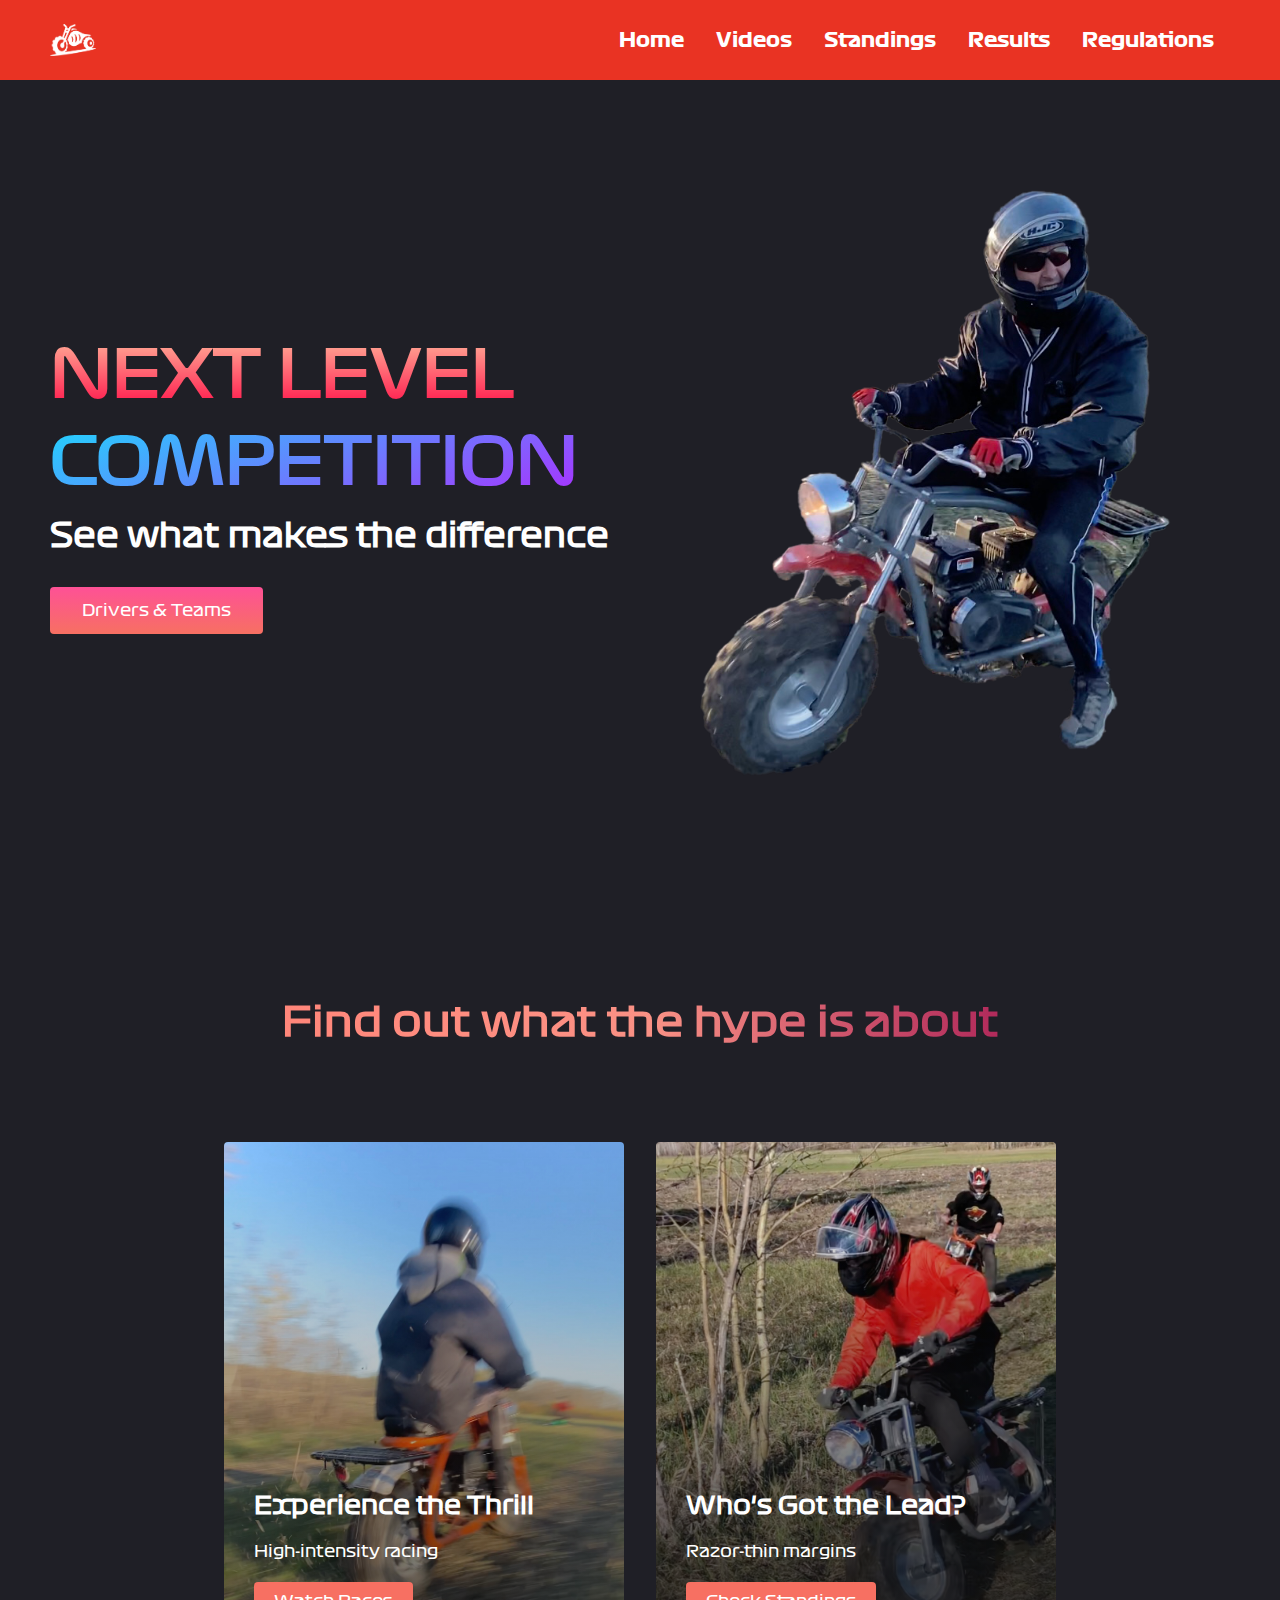
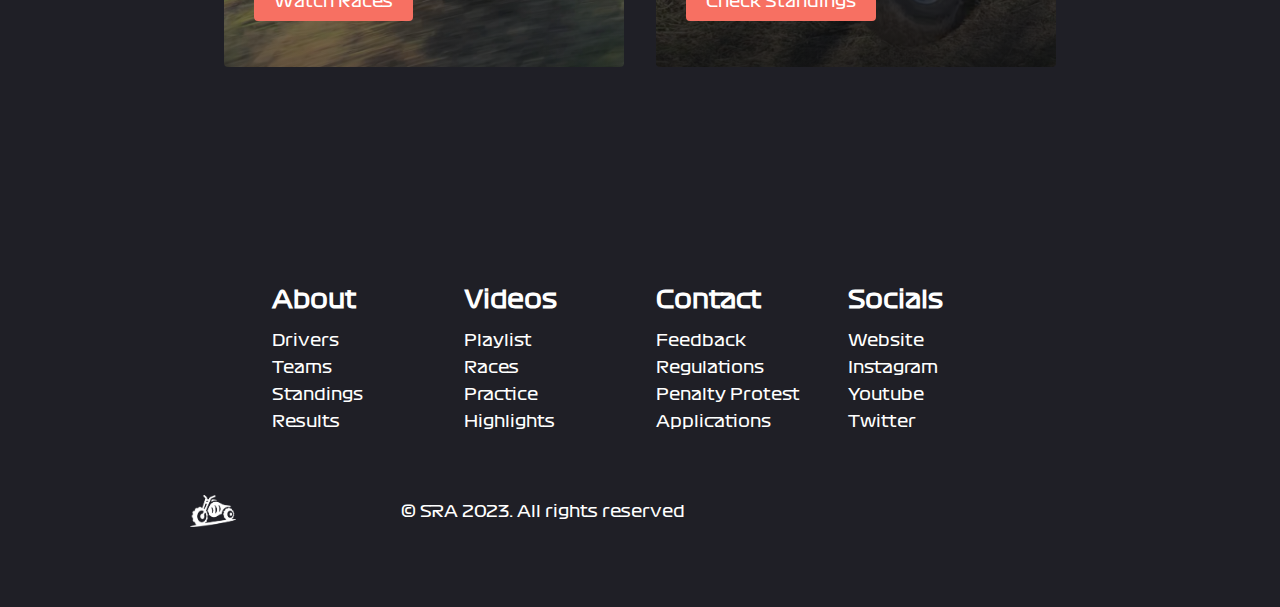
<file: index.html>
<!DOCTYPE html>
<html lang="en">
  <head>
    <meta charset="UTF-8" />
    <meta name="viewport" content="width=device-width, initial-scale=1.0" />
    <title>HTML CSS Website</title>
    <link rel="stylesheet" href="styles.css" />
    <link
      rel="stylesheet"
      href="https://use.fontawesome.com/releases/v5.14.0/css/all.css"
      integrity="sha384-HzLeBuhoNPvSl5KYnjx0BT+WB0QEEqLprO+NBkkk5gbc67FTaL7XIGa2w1L0Xbgc"
      crossorigin="anonymous"
    />
  </head>
  <body>
    <!-- Navbar Section -->
    <nav class="navbar">
      <div class="navbar__container">
        <a href="/" id="navbar__logo"><img src="images/mbrBanner.PNG" style="height: 32px;"></a>
        <div class="navbar__toggle" id="mobile-menu">
          <span class="bar"></span> <span class="bar"></span>
          <span class="bar"></span>
        </div>
        <ul class="navbar__menu">
          <li class="navbar__item">
            <a href="/" class="navbar__links">Home</a>
          </li>
          <li class="navbar__item">
            <a href="/tech.html" class="navbar__links">Videos</a>
          </li>
          <li class="navbar__item">
            <a href="/" class="navbar__links">Standings</a>
          </li>
          <li class="navbar__item">
            <a href="/" class="navbar__links">Results</a>
          </li>
          <li class="navbar__item">
            <a href="/" class="navbar__links">Regulations</a>
          </li>
        </ul>
      </div>
    </nav>

    <!-- Hero Section -->
    <div class="main">
      <div class="main__container">
        <div class="main__content">
          <h1>NEXT LEVEL</h1>
          <h2>COMPETITION</h2>
          <p>See what makes the difference</p>
          <button class="main__btn"><a href="#">Drivers & Teams</a></button>
        </div>
        <div class="main__img--container">
          <img id="main__img" src="images/Layer 0.png" />
        </div>
      </div>
    </div>

    <!-- Services Section -->
    <div class="services">
      <h1>Find out what the hype is about</h1>
      <div class="services__container">
        <div class="services__card">
          <h2>Experience the Thrill</h2>
          <p>High-intensity racing</p>
          <button>Watch Races</button>
        </div>
        <div class="services__card">
          <h2>Who's Got the Lead?</h2>
          <p>Razor-thin margins</p>
          <button>Check Standings</button>
        </div>
      </div>
    </div>

    <!-- Footer Section -->
    <div class="footer__container">
      <div class="footer__links">
        <div class="footer__link--wrapper">
          <div class="footer__link--items">
            <h2>About</h2>
            <a href="/">Drivers</a> <a href="/">Teams</a>
            <a href="/">Standings</a> <a href="/">Results</a>
          </div>
          <div class="footer__link--items">
            <h2>Videos</h2>
            <a href="/">Playlist</a> <a href="/">Races</a>
            <a href="/">Practice</a> <a href="/">Highlights</a>
          </div>
        </div>
        <div class="footer__link--wrapper">
          <div class="footer__link--items">
            <h2>Contact</h2>
            <a href="/">Feedback</a> <a href="/">Regulations</a>
            <a href="/">Penalty Protest</a> <a href="/">Applications</a>
          </div>
          <div class="footer__link--items">
            <h2>Socials</h2>
            <a href="/">Website</a> <a href="/">Instagram</a>
            <a href="/">Youtube</a> <a href="/">Twitter</a>
          </div>
        </div>
      </div>
      <section class="social__media">
        <div class="social__media--wrap">
          <div class="footer__logo">
            <a href="/" id="footer__logo"><img src="images/mbrBanner.PNG" style="height: 32px;"></a>
          </div>
          <p class="website__rights">© SRA 2023. All rights reserved</p>
          <div class="social__icons">
            <a
              class="social__icon--link"
              href="/"
              target="_blank"
              aria-label="Safari"
            >
              <i class="fab fa-safari"></i>
            </a>
            <a
              class="social__icon--link"
              href="/"
              target="_blank"
              aria-label="Instagram"
            >
              <i class="fab fa-instagram"></i>
            </a>
            <a
              class="social__icon--link"
              href="/"
              target="_blank"
              aria-label="Youtube"
            >
              <i class="fab fa-youtube"></i>
            </a>
            <a
              class="social__icon--link"
              href="/"
              target="_blank"
              aria-label="Twitter"
            >
              <i class="fab fa-twitter"></i>
            </a>
          </div>
        </div>
      </section>
    </div>
    <script src="app.js"></script>
  </body>
</html>
</file>
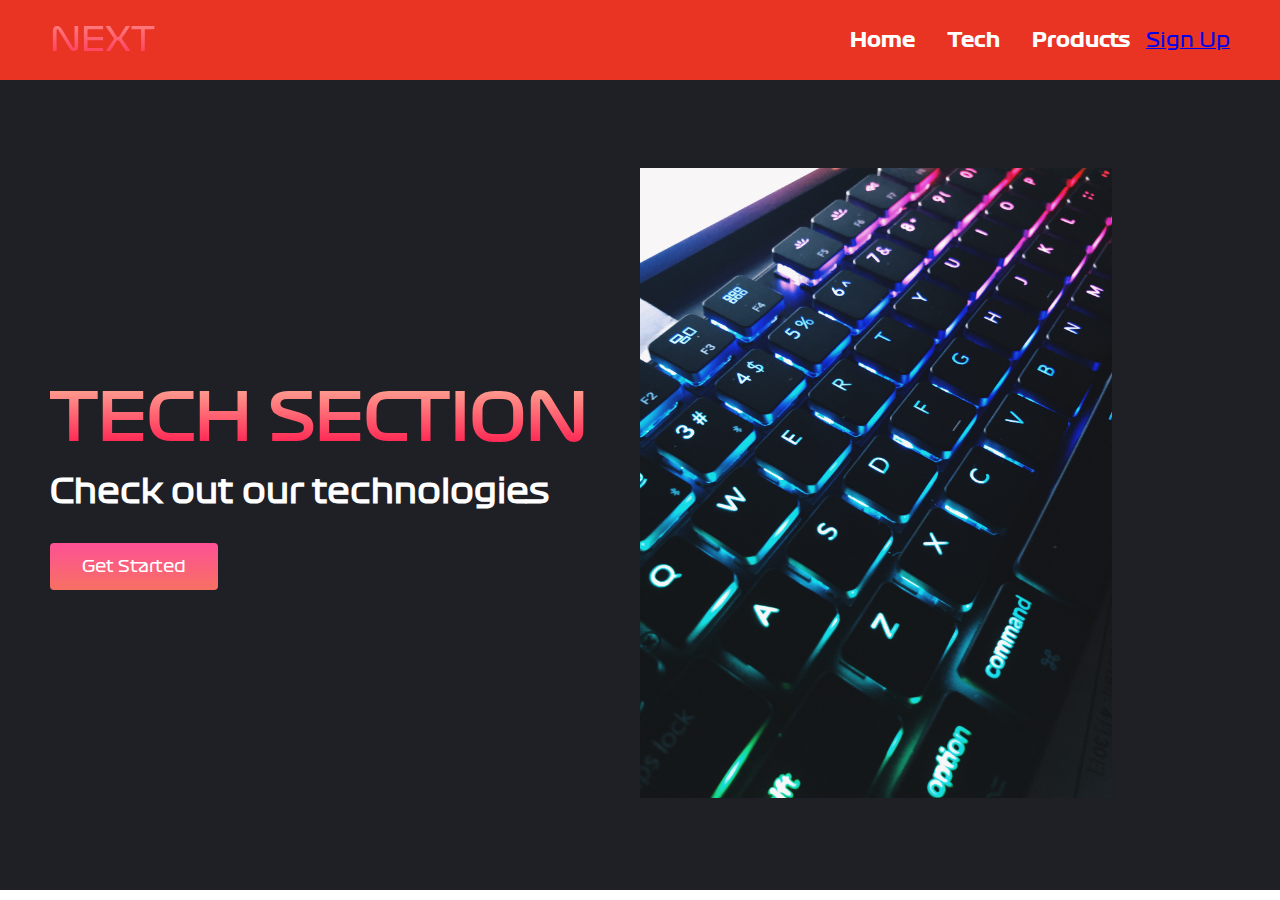
<file: tech.html>
<!DOCTYPE html>
<html lang="en">
  <head>
    <meta charset="UTF-8" />
    <meta name="viewport" content="width=device-width, initial-scale=1.0" />
    <title>HTML CSS Website</title>
    <link rel="stylesheet" href="styles.css" />
    <link
      rel="stylesheet"
      href="https://use.fontawesome.com/releases/v5.14.0/css/all.css"
      integrity="sha384-HzLeBuhoNPvSl5KYnjx0BT+WB0QEEqLprO+NBkkk5gbc67FTaL7XIGa2w1L0Xbgc"
      crossorigin="anonymous"
    />
    <link
      href="https://fonts.googleapis.com/css2?family=Kumbh+Sans:wght@400;700&display=swap"
      rel="stylesheet"
    />
  </head>
  <body>
    <nav class="navbar">
      <div class="navbar__container">
        <a href="/" id="navbar__logo"><i class="fas fa-gem"></i>NEXT</a>
        <div class="navbar__toggle" id="mobile-menu">
          <span class="bar"></span> <span class="bar"></span>
          <span class="bar"></span>
        </div>
        <ul class="navbar__menu">
          <li class="navbar__item">
            <a href="/" class="navbar__links">Home</a>
          </li>
          <li class="navbar__item">
            <a href="/tech" class="navbar__links">Tech</a>
          </li>
          <li class="navbar__item">
            <a href="/products" class="navbar__links">Products</a>
          </li>
          <li class="navbar__btn">
            <a href="/sign-up" class="button">Sign Up</a>
          </li>
        </ul>
      </div>
    </nav>
    <div class="main">
      <div class="main__container">
        <div class="main__content">
          <h1>TECH SECTION</h1>
          <p>Check out our technologies</p>
          <button class="main__btn"><a href="#">Get Started</a></button>
        </div>
        <div class="main__img-container">
          <img id="main__img" src="images/pic2.jpg" />
        </div>
      </div>
    </div>

    <script src="app.js"></script>
  </body>
</html>
</file>
<file: styles.css>
@font-face {
  font-family: 'Formula1-Regular';
  src: url('fonts/Formula1-Regular.ttf');
}
@font-face {
  font-family: 'Formula1-Bold';
  src: url('fonts/Formula1-Bold.ttf');
}
@font-face {
  font-family: 'Formula1-Black';
  src: url('fonts/Formula1-Black.ttf');
}
@font-face {
  font-family: 'Formula1-Wide';
  src: url('fonts/Formula1-Wide.ttf');
}

* {
  box-sizing: border-box;
  margin: 0;
  padding: 0;
  font-family: 'Formula1-Regular';
}

/* -------------------------------------------------- Navbar CSS */
.navbar {
  background: rgb(233, 51, 35);
  height: 80px;
  display: flex;
  justify-content: center;
  align-items: center;
  font-size: 1.2rem;
  position: sticky;
  top: 0;
  z-index: 999;
}

.navbar__container {
  display: flex;
  justify-content: space-between;
  height: 80px;
  z-index: 1;
  width: 100%;
  max-width: 1300px;
  margin-right: auto;
  margin-left: auto;
  padding-right: 50px;
  padding-left: 50px;
}

#navbar__logo {
  background-color: #ff8177;
  background-image: linear-gradient(to top, #ff0844 0%, #ffb199 100%);
  background-size: 100%;
  -webkit-background-clip: text;
  -moz-background-clip: text;
  -webkit-text-fill-color: transparent;
  -moz-text-fill-color: transparent;
  display: flex;
  align-items: center;
  cursor: pointer;
  text-decoration: none;
  font-size: 2rem;
}

.navbar__menu {
  display: flex;
  align-items: center;
  list-style: none;
  text-align: center;
}

.navbar__item {
  height: 80px;
}

.navbar__links {
  font-family: 'Formula1-Bold';
  color: white;
  display: flex;
  align-items: center;
  justify-content: center;
  text-decoration: none;
  padding: 0 1rem;
  height: 100%;
}

.navbar__links:hover {
  background: rgb(31, 31, 38);
  transition: all 0.3s ease;
}

/* -------------------------------------------------- Mobile Responsive */
@media screen and (max-width: 960px) {
  .navbar__container {
    display: flex;
    justify-content: space-between;
    height: 80px;
    z-index: 1;
    width: 100%;
    max-width: 1300px;
    padding: 0;
  }

  .navbar__menu {
    display: grid;
    grid-template-columns: auto;
    margin: 0;
    width: 100%;
    position: absolute;
    top: 50px;
    opacity: 0;
    pointer-events: none;
    transition: all 0.3s ease;
    height: 50vh;
    z-index: -1;
  }

  .navbar__menu.active {
    background: rgb(233, 51, 35);
    top: 100%;
    opacity: 1;
    pointer-events: all;
    transition: all 0.3s ease;
    z-index: 99;
    height: 50vh;
    font-size: 1.2rem;
  }

  #navbar__logo {
    padding-left: 25px;
  }

  .navbar__toggle .bar {
    width: 25px;
    height: 3px;
    margin: 5px auto;
    transition: all 0.3s ease-in-out;
    background: white;
  }

  .navbar__item {
    width: 100%;
  }

  .navbar__links {
    text-align: left;
    padding-top: 1.5rem;
    width: 100%;
    display: table;
  }

  #mobile-menu {
    position: absolute;
    top: 20%;
    right: 5%;
    transform: translate(5%, 20%);
  }

  .navbar__toggle .bar {
    display: block;
    cursor: pointer;
  }

  #mobile-menu.is-active .bar:nth-child(2) {
    opacity: 0;
  }

  #mobile-menu.is-active .bar:nth-child(1) {
    transform: translateY(8px) rotate(-45deg);
  }

  #mobile-menu.is-active .bar:nth-child(3) {
    transform: translateY(-8px) rotate(45deg);
  }
}

/* -------------------------------------------------- Main Content CSS */
.main {
  background-color: rgb(31, 31, 38);
}

.main__container {
  display: grid;
  grid-template-columns: 1fr 1fr;
  align-items: center;
  justify-self: center;
  margin: 0 auto;
  height: 90vh;
  background-color: rgb(31, 31, 38);
  z-index: 1;
  width: 100%;
  max-width: 1300px;
  padding-right: 50px;
  padding-left: 50px;
}

.main__content {
  color: white;
  width: 100%;
}

.main__content h1 {
  font-size: 4rem;
  background-color: #ff8177;
  background-image: linear-gradient(to top, #ff0844 0%, #ffb199 100%);
  background-size: 100%;
  -webkit-background-clip: text;
  -moz-background-clip: text;
  -webkit-text-fill-color: transparent;
  -moz-text-fill-color: transparent;
}

.main__content h2 {
  font-size: 4rem;
  margin-top: 10px;
  background-color: #ff8177;
  background-image: linear-gradient(-20deg, #b721ff 0%, #21d4fd 100%);
  background-size: 100%;
  -webkit-background-clip: text;
  -moz-background-clip: text;
  -webkit-text-fill-color: transparent;
  -moz-text-fill-color: transparent;
}

.main__content p {
  margin-top: 1rem;
  font-size: 2rem;
  font-weight: 700;
}

.main__btn {
  font-size: 1rem;
  background-image: linear-gradient(to top, #f77062 0%, #fe5196 100%);
  padding: 14px 32px;
  border: none;
  border-radius: 4px;
  color: white;
  margin-top: 2rem;
  cursor: pointer;
  position: relative;
  transition: all 0.35s;
  outline: none;
}

.main__btn a {
  position: relative;
  z-index: 2;
  color: white;
  text-decoration: none;
}

.main__btn:after {
  position: absolute;
  content: '';
  top: 0;
  left: 0;
  width: 0;
  height: 100%;
  background: #4837ff;
  transition: all 0.35s;
  border-radius: 4px;
}

.main__btn:hover {
  color: white;
}

.main__btn:hover:after {
  width: 100%;
}

.main__img--container {
  text-align: center;
}

#main__img {
  height: 80%;
  width: 80%;
}

/* -------------------------------------------------- Mobile Responsive */
@media screen and (max-width: 768px) {
  .main__container {
    display: grid;
    grid-template-columns: auto;
    align-items: center;
    justify-self: center;
    width: 100%;
    margin: 0 auto;
    height: 90vh;
  }

  .main__content {
    text-align: center;
    margin-bottom: 4rem;
  }

  .main__content h1 {
    font-size: 2.5rem;
    margin-top: 2rem;
  }

  .main__content h2 {
    font-size: 3rem;
  }

  .main__content p {
    margin-top: 1rem;
    font-size: 1.5rem;
  }
}

@media screen and (max-width: 480px) {
  .main__content h1 {
    font-size: 2rem;
    margin-top: 3rem;
  }

  .main__content h2 {
    font-size: 2rem;
  }

  .main__content p {
    margin-top: 2rem;
    font-size: 1.5rem;
  }

  .main__btn {
    padding: 12px 36px;
    margin: 2.5rem 0;
  }
}

/* -------------------------------------------------- Services Section */
.services {
  background: rgb(31, 31, 38);
  display: flex;
  flex-direction: column;
  justify-content: center;
  align-items: center;
  height: 100vh;
}

.services h1 {
  background-color: #ff8177;
  background-image: linear-gradient(
    to right,
    #ff8177 0%,
    #ff867a 0%,
    #ff8c7f 21%,
    #f99185 52%,
    #cf556c 78%,
    #b12a5b 100%
  );
  background-size: 100%;
  -webkit-background-clip: text;
  -moz-background-clip: text;
  -webkit-text-fill-color: transparent;
  -moz-text-fill-color: transparent;
  margin-bottom: 5rem;
  font-size: 2.5rem;
  text-align: center;
}

.services__container {
  display: flex;
  justify-content: center;
  flex-wrap: wrap;
}

.services__card {
  margin: 1rem;
  height: 525px;
  width: 400px;
  border-radius: 4px;
  background-image: linear-gradient(
      to bottom,
      rgba(0, 0, 0, 0) 0%,
      rgba(17, 17, 17, 0.6) 100%
    ),
    url('images/File13.jpg');
  background-size: cover;
  position: relative;
  color: white;
  transform: scale(1);
  transition: 0.2s ease-out;
}

.services__card:before {
  opacity: 0.2;
}

.services__card:nth-child(2) {
  background-image: linear-gradient(
      to bottom,
      rgba(0, 0, 0, 0) 0%,
      rgba(17, 17, 17, 0.9) 100%
    ),
    url('images/File14.jpg');
}

.services__card h2 {
  position: absolute;
  top: 350px;
  left: 30px;
}

.services__card p {
  position: absolute;
  top: 400px;
  left: 30px;
}

.services__card button {
  color: white;
  padding: 10px 20px;
  border: none;
  outline: none;
  border-radius: 4px;
  background: #f77062;
  position: absolute;
  top: 440px;
  left: 30px;
  font-size: 1rem;
}

.services__card button:hover {
  cursor: pointer;
}

.services__card:hover {
  transform: scale(1.075);
  transition: 0.2s ease-in;
  cursor: pointer;
}

@media screen and (max-width: 960px) {
  .services {
    height: 1600px;
  }

  .services h1 {
    font-size: 2rem;
    margin-top: 12rem;
  }
}

@media screen and (max-width: 480px) {
  .services {
    height: 1400px;
  }

  .services h1 {
    font-size: 1.2rem;
  }

  .services__card {
    width: 300px;
  }
}

/* -------------------------------------------------- Footer CSS */
.footer__container {
  background-color: rgb(31, 31, 38);
  padding: 5rem 0;
  display: flex;
  flex-direction: column;
  justify-content: center;
  align-items: center;
}

#footer__logo {
  color: white;
  display: flex;
  align-items: center;
  cursor: pointer;
  text-decoration: none;
  font-size: 2rem;
}

.footer__links {
  width: 100%;
  max-width: 1000px;
  display: flex;
  justify-content: center;
}

.footer__link--wrapper {
  display: flex;
}

.footer__link--items {
  display: flex;
  flex-direction: column;
  align-items: flex-start;
  margin: 16px;
  text-align: left;
  width: 160px;
  box-sizing: border-box;
}

.footer__link--items h2 {
  margin-bottom: 16px;
}

.footer__link--items > h2 {
  color: white;
}

.footer__link--items a {
  color: white;
  text-decoration: none;
  margin-bottom: 0.5rem;
}

.footer__link--items a:hover {
  color: #e9e9e9;
  transition: 0.3s ease-out;
}

/* -------------------------------------------------- Social Icons */
.social__icon--link {
  color: white;
  font-size: 24px;
}

.social__media {
  max-width: 1000px;
  width: 100%;
}

.social__media--wrap {
  display: flex;
  justify-content: space-between;
  align-items: center;
  width: 90%;
  max-width: 1000px;
  margin: 40px auto 0 auto;
}

.social__icons {
  display: flex;
  justify-content: space-between;
  align-items: center;
  width: 240px;
}

.social__logo {
  color: white;
  justify-self: start;
  margin-left: 20px;
  cursor: pointer;
  text-decoration: none;
  font-size: 2rem;
  display: flex;
  align-items: center;
  margin-bottom: 16px;
}

.website__rights {
  color: white;
}

@media screen and (max-width: 820px) {
  .footer__links {
    padding-top: 2rem;
  }

  #footer__logo {
    margin-bottom: 2rem;
  }

  .website__rights {
    margin-bottom: 2rem;
  }

  .footer__link--wrapper {
    flex-direction: column;
  }

  .social__media--wrap {
    flex-direction: column;
  }
}

@media screen and (max-width: 480px) {
  .footer__link--items {
    margin: 0;
    padding: 10px;
    width: 100%;
  }
}
</file>
